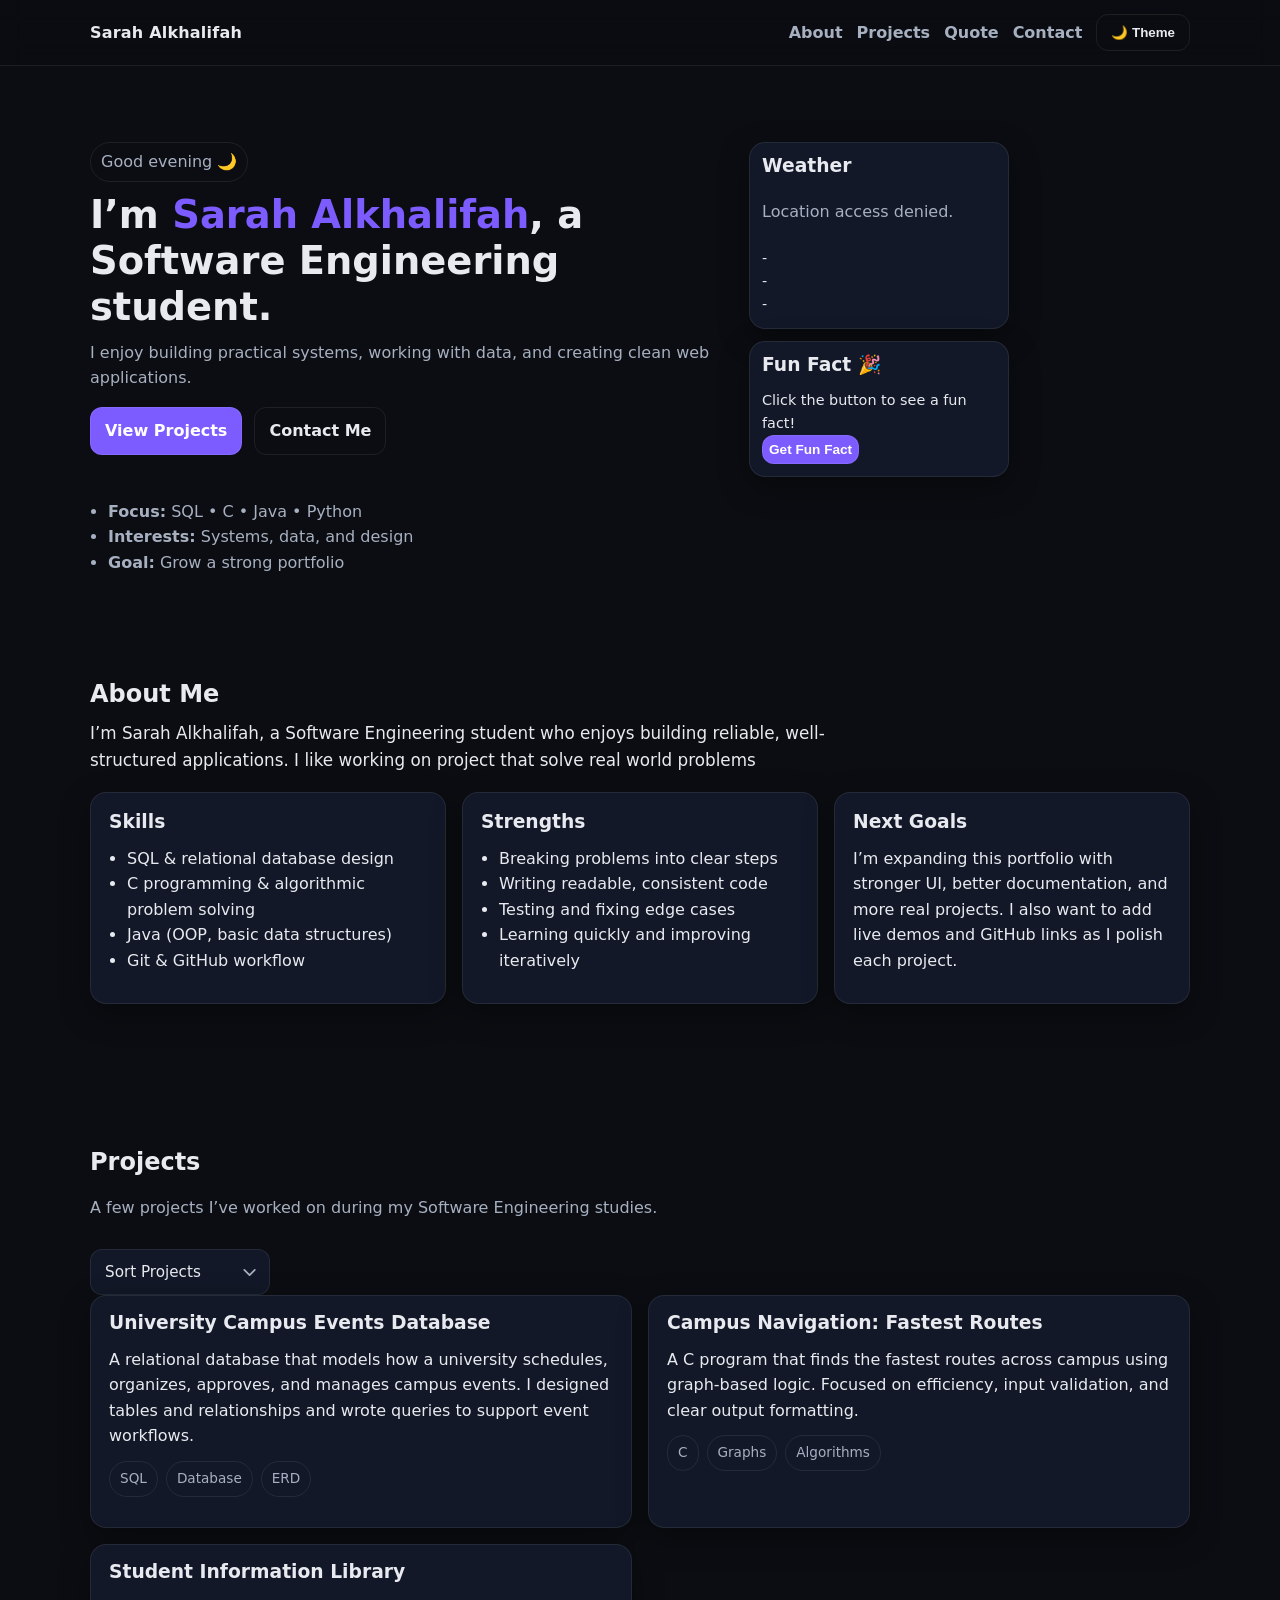
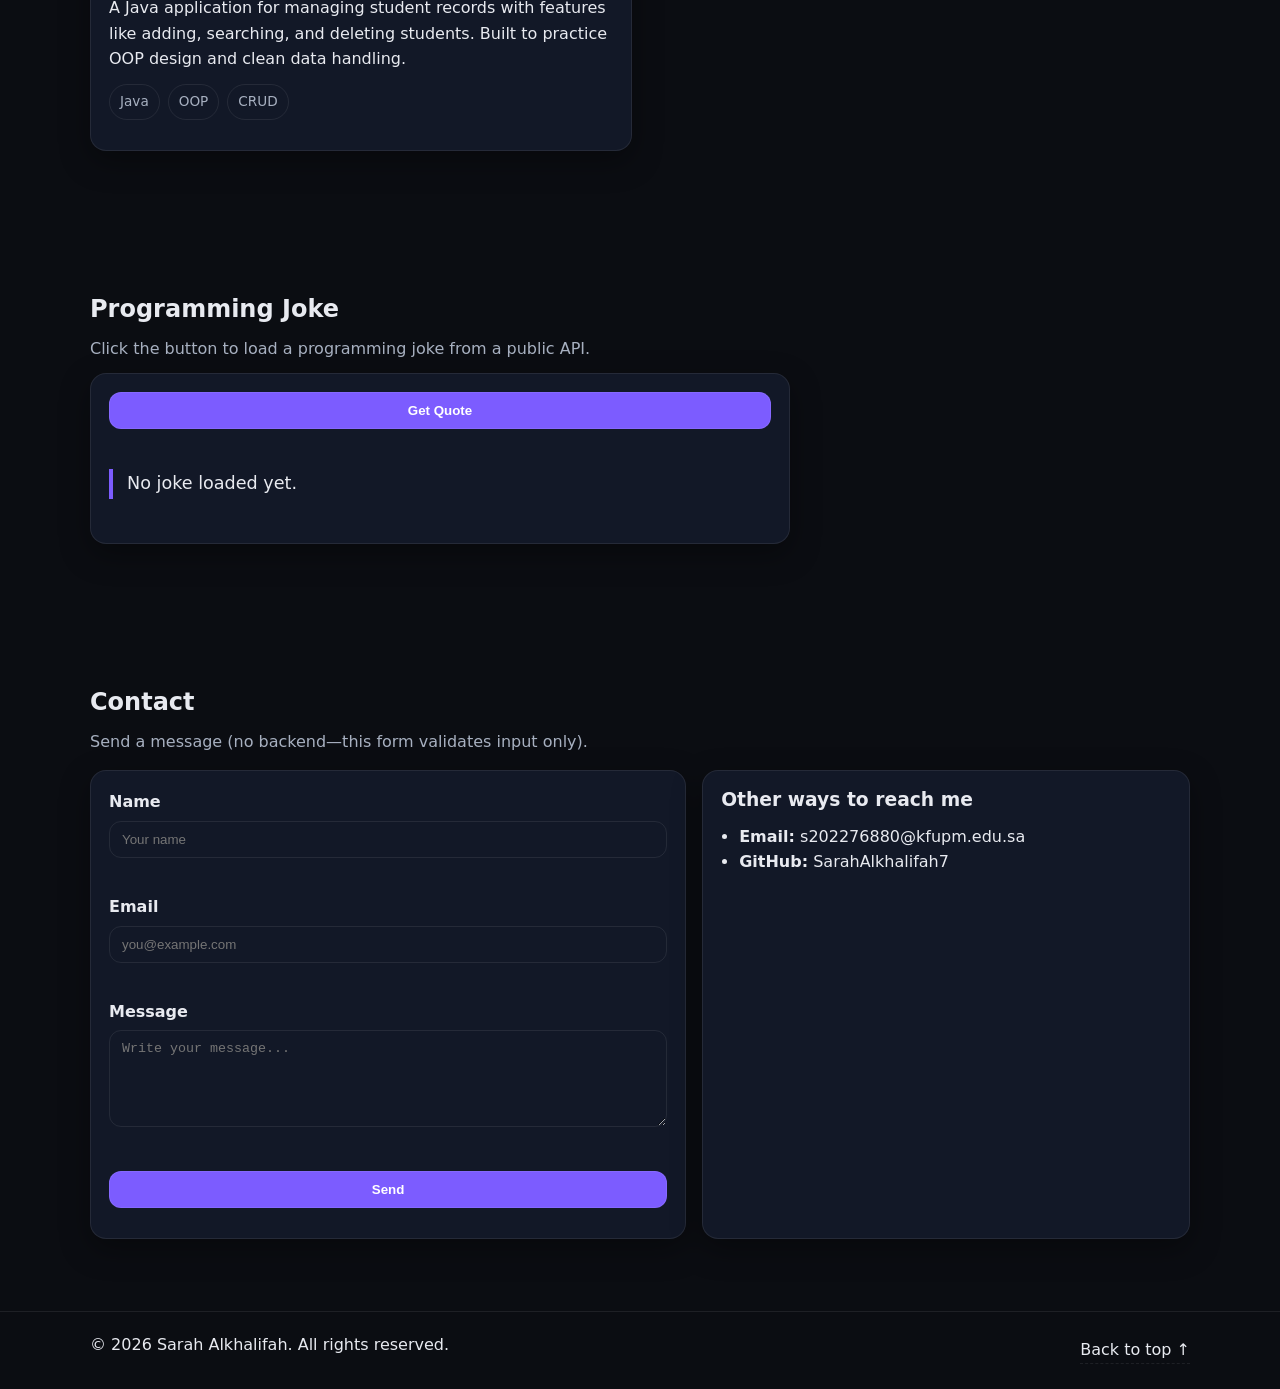
<file: index.html>
<!DOCTYPE html>
<html lang="en">
  <head>
    <meta charset="UTF-8" />
    <meta name="viewport" content="width=device-width, initial-scale=1.0" />
    <title>Sarah Alkhalifah | Portfolio</title>
    <meta name="description" content="Sarah Alkhalifah's personal portfolio website." />
    <link rel="stylesheet" href="css/styles.css" />
  </head>
  <body>
    <a class="skip-link" href="#main">Skip to content</a>

    <header class="site-header">
      <nav class="nav container" aria-label="Primary">
        <a class="brand" href="#home">Sarah Alkhalifah</a>

        <button class="nav__toggle" id="navToggle" aria-expanded="false" aria-controls="navLinks">
          <span class="sr-only">Toggle navigation</span>
          ☰
        </button>

        <div class="nav__links" id="navLinks">
          <a href="#about">About</a>
          <a href="#projects">Projects</a>
          <a href="#quote">Quote</a>
          <a href="#contact">Contact</a>
          <button class="btn btn--ghost" id="themeToggle" type="button" aria-pressed="false">
            🌙 Theme
          </button>
        </div>
      </nav>
    </header>

    <main id="main">
      <!-- HERO -->
      <section class="hero" id="home">
        <div class="container hero__grid">
          <div>
            <p class="badge" id="greeting">Hello!</p>
            <h1 class="hero__title">
              I’m <span class="accent">Sarah Alkhalifah</span>, a Software Engineering student.
            </h1>
            <p class="hero__subtitle">
              I enjoy building practical systems, working with data, and creating clean web applications.
            </p>
            <div class="hero__actions">
              <a class="btn" href="#projects">View Projects</a>
              <a class="btn btn--ghost" href="#contact">Contact Me</a>
            </div>
          </div>
          <div class="right-cards">
  <div class="card weather-card">
    <h3>Weather</h3>
    <p id="weatherStatus" class="muted">Loading...</p>

    <div class="weather-result">
      <p id="weatherCity">-</p>
      <p id="weatherTemp">-</p>
      <p id="weatherWind">-</p>
    </div>
  </div>

  <div class="card fun-card">
    <h3>Fun Fact 🎉</h3>
    <p id="factText">Click the button to see a fun fact!</p>
    <button class="btn" id="factBtn" type="button">Get Fun Fact</button>
  </div>
</div>
          

          <div class="hero__card">
            
            <ul class="hero__facts">
              <li><strong>Focus:</strong> SQL • C • Java • Python</li>
              <li><strong>Interests:</strong> Systems, data, and design</li>
              <li><strong>Goal:</strong> Grow a strong portfolio</li>
            </ul>
          </div>
          
        </div>
        
      </section>

      <!-- ABOUT -->
      <section class="section" id="about">
        <div class="container">
          <h2>About Me</h2>
          <p class="lead">
            I’m Sarah Alkhalifah, a Software Engineering student who enjoys building reliable, well-structured
            applications. I like working on project that solve real world problems 
          </p>

          <div class="about__grid">
            <div class="card">
              <h3>Skills</h3>
              <ul class="list">
                <li>SQL & relational database design</li>
                <li>C programming & algorithmic problem solving</li>
                <li>Java (OOP, basic data structures)</li>
                <li>Git & GitHub workflow</li>
              </ul>
            </div>

            <div class="card">
              <h3>Strengths</h3>
              <ul class="list">
                <li>Breaking problems into clear steps</li>
                <li>Writing readable, consistent code</li>
                <li>Testing and fixing edge cases</li>
                <li>Learning quickly and improving iteratively</li>
              </ul>
            </div>

            <div class="card">
              <h3>Next Goals</h3>
              <p>
                I’m expanding this portfolio with stronger UI, better documentation, and more real projects. I also want
                to add live demos and GitHub links as I polish each project.
              </p>
            </div>
          </div>
        </div>
      </section>
      
      <!-- PROJECTS -->
      

      <section class="section" id="projects">
        <div class="container">
          <div class="section__header">
            
            <h2>Projects</h2>
            <p class="muted">A few projects I’ve worked on during my Software Engineering studies.</p>
            
          </div>
          <select id="sortProjects" class="sort-select">
            <option value="default">Sort Projects</option>
            <option value="az">A–Z</option>
            <option value="sql">SQL First</option>
            <option value="c">C First</option>
            <option value="java">Java First</option>
          </select>
          <div class="projects__grid">
            <article class="card project" data-language="sql">
              
              <div class="project__body">
                <h3>University Campus Events Database</h3>
                <p>
                  A relational database that models how a university schedules, organizes, approves, and manages campus
                  events. I designed tables and relationships and wrote queries to support event workflows.
                </p>
                <div class="project__tags">
                  <span class="tag">SQL</span>
                  <span class="tag">Database</span>
                  <span class="tag">ERD</span>
                </div>
                
              </div>
            </article>

            <article class="card project" data-language="c">
              
              <div class="project__body">
                <h3>Campus Navigation: Fastest Routes</h3>
                <p>
                  A C program that finds the fastest routes across campus using graph-based logic. Focused on efficiency,
                  input validation, and clear output formatting.
                </p>
                <div class="project__tags">
                  <span class="tag">C</span>
                  <span class="tag">Graphs</span>
                  <span class="tag">Algorithms</span>
                </div>
                
              </div>
            </article>

            <article class="card project" data-language="java">
              
              <div class="project__body">
                <h3>Student Information Library</h3>
                <p>
                  A Java application for managing student records with features like adding, searching, and deleting
                  students. Built to practice OOP design and clean data handling.
                </p>
                <div class="project__tags">
                  <span class="tag">Java</span>
                  <span class="tag">OOP</span>
                  <span class="tag">CRUD</span>
                </div>
               
              </div>
            </article>
          </div>
        </div>
      </section>

      <!-- API SECTION -->
<section class="section" id="quote">
  <div class="container">
    <h2>Programming Joke</h2>
    <p class="muted">Click the button to load a programming joke from a public API.</p>

    <div class="card quote-box">
      <button id="loadQuoteBtn" class="btn">Get Quote</button>
      <p id="quoteStatus" class="muted"></p>
      <blockquote id="quoteText">No joke loaded yet.</blockquote>
      <p id="quoteAuthor" class="muted"></p>
    </div>
  </div>
</section> 

      <!-- CONTACT -->
      <section class="section" id="contact">
        <div class="container">
          <h2>Contact</h2>
          <p class="muted">Send a message (no backend—this form validates input only).</p>

          <div class="contact__grid">
            <form class="card form" id="contactForm" novalidate>
              <div class="field">
                <label for="name">Name</label>
                <input id="name" name="name" type="text" placeholder="Your name" required minlength="2" />
                <small class="error" id="nameError"></small>
              </div>

              <div class="field">
                <label for="email">Email</label>
                <input id="email" name="email" type="email" placeholder="you@example.com" required />
                <small class="error" id="emailError"></small>
              </div>

              <div class="field">
                <label for="message">Message</label>
                <textarea
                  id="message"
                  name="message"
                  rows="5"
                  placeholder="Write your message..."
                  required
                  minlength="10"
                ></textarea>
                <small class="error" id="messageError"></small>
              </div>

              <button class="btn" type="submit">Send</button>
              <p class="form__status" id="formStatus" role="status" aria-live="polite"></p>
            </form>

            <div class="card">
              <h3>Other ways to reach me</h3>
              <ul class="list">
                <li><strong>Email:</strong> s202276880@kfupm.edu.sa</li>
                <li><strong>GitHub:</strong> SarahAlkhalifah7</li>
                
              </ul>
              
            </div>
          </div>
        </div>
      </section>
    </main>

    <footer class="site-footer">
      <div class="container footer__row">
        <p>© <span id="year"></span> Sarah Alkhalifah. All rights reserved.</p>
        <a class="link" href="#home">Back to top ↑</a>
      </div>
    </footer>

    <script src="js/script.js"></script>
    
  </body>
</html>
</file>
<file: css/styles.css>
/* ========== CSS RESET (simple) ========== */
*,
*::before,
*::after {
  box-sizing: border-box;
}

html {
  scroll-behavior: smooth; /* smooth scrolling fallback */
}

body {
  margin: 0;
  font-family: system-ui, -apple-system, Segoe UI, Roboto, Arial, sans-serif;
  line-height: 1.6;
}

img {
  max-width: 100%;
  display: block;
}

/* ========== THEME TOKENS ========== */
:root {
  --bg: #0b0d12;
  --surface: #121827;
  --text: #e8eaf0;
  --muted: #a7b0c0;
  --accent: #7c5cff;
  --border: rgba(255, 255, 255, 0.08);
  --shadow: 0 10px 30px rgba(0, 0, 0, 0.35);
}

body[data-theme="light"] {
  --bg: #f7f8fb;
  --surface: #ffffff;
  --text: #101321;
  --muted: #5d667a;
  --accent: #5b4bff;
  --border: rgba(16, 19, 33, 0.12);
  --shadow: 0 10px 30px rgba(16, 19, 33, 0.08);
}

body {
  background: var(--bg);
  color: var(--text);
}

/* ========== UTILITIES ========== */
.container {
  width: min(1100px, 92%);
  margin: 0 auto;
}

.section {
  padding: 72px 0;
}

h1,
h2,
h3 {
  line-height: 1.2;
  margin: 0 0 12px;
}

p {
  margin: 0 0 12px;
}

.lead {
  font-size: 1.05rem;
  color: var(--text);
  max-width: 70ch;
}

.muted {
  color: var(--muted);
}

.accent {
  color: var(--accent);
}

.card {
  background: var(--surface);
  border: 1px solid var(--border);
  border-radius: 16px;
  box-shadow: var(--shadow);
  padding: 18px;
}

.list {
  margin: 10px 0 0;
  padding-left: 18px;
}

.tag {
  display: inline-block;
  padding: 6px 10px;
  border-radius: 999px;
  border: 1px solid var(--border);
  color: var(--muted);
  font-size: 0.85rem;
}

.link {
  color: var(--text);
  text-decoration: none;
  border-bottom: 1px dashed var(--border);
}

.link:hover {
  border-bottom-color: var(--accent);
}

.disabled {
  opacity: 0.6;
  pointer-events: none;
}

.btn {
  display: inline-flex;
  align-items: center;
  justify-content: center;
  gap: 8px;
  padding: 10px 14px;
  border-radius: 12px;
  border: 1px solid var(--border);
  background: var(--accent);
  color: white;
  font-weight: 600;
  text-decoration: none;
  cursor: pointer;
}

.btn--ghost {
  background: transparent;
  color: var(--text);
}

.badge {
  display: inline-block;
  padding: 6px 10px;
  border-radius: 999px;
  border: 1px solid var(--border);
  color: var(--muted);
  margin-bottom: 10px;
}

/* accessibility helpers */
.sr-only {
  position: absolute;
  width: 1px;
  height: 1px;
  margin: -1px;
  padding: 0;
  overflow: hidden;
  clip: rect(0, 0, 0, 0);
  border: 0;
}

.skip-link {
  position: absolute;
  left: -999px;
  top: 10px;
  background: var(--surface);
  color: var(--text);
  padding: 10px 12px;
  border-radius: 12px;
  border: 1px solid var(--border);
  z-index: 999;
}

.skip-link:focus {
  left: 10px;
}

/* ========== HEADER / NAV ========== */
.site-header {
  position: sticky;
  top: 0;
  z-index: 50;
  background: rgba(11, 13, 18, 0.6);
  backdrop-filter: blur(12px);
  border-bottom: 1px solid var(--border);
}

body[data-theme="light"] .site-header {
  background: rgba(247, 248, 251, 0.75);
}

.nav {
  display: flex;
  align-items: center;
  justify-content: space-between;
  padding: 14px 0;
  gap: 12px;
}

.brand {
  font-weight: 800;
  letter-spacing: 0.2px;
  color: var(--text);
  text-decoration: none;
}

.nav__links {
  display: flex;
  align-items: center;
  gap: 14px;
}

.nav__links a {
  color: var(--muted);
  text-decoration: none;
  font-weight: 600;
}

.nav__links a:hover {
  color: var(--text);
}

.nav__toggle {
  display: none;
  border: 1px solid var(--border);
  background: transparent;
  color: var(--text);
  padding: 8px 10px;
  border-radius: 12px;
  cursor: pointer;
}

/* ========== HERO ========== */
.hero {
  padding: 76px 0 32px;
}

.hero__grid {
  display: grid;
  grid-template-columns: 1.3fr 0.9fr;
  gap: 22px;
  align-items: start;
}

.hero__title {
  font-size: clamp(1.9rem, 3vw, 3rem);
  margin-bottom: 10px;
}

.hero__subtitle {
  color: var(--muted);
  max-width: 70ch;
}

.hero__actions {
  display: flex;
  gap: 12px;
  margin-top: 16px;
  flex-wrap: wrap;
}

.hero__card {
  display: grid;
  gap: 14px;
}

.hero__image {
  border-radius: 16px;
  border: 1px solid var(--border);
}

.hero__facts {
  margin: 0;
  padding-left: 18px;
  color: var(--muted);
}

/* ========== ABOUT ========== */
.about__grid {
  margin-top: 18px;
  display: grid;
  gap: 16px;
  grid-template-columns: repeat(3, 1fr);
}

/* ========== PROJECTS ========== */
.section__header {
  display: grid;
  gap: 6px;
  margin-bottom: 16px;
}

.projects__grid {
  display: grid;
  grid-template-columns: repeat(2, 1fr);
  gap: 16px;
}

.project {
  overflow: hidden;
  padding: 0;
}

.project__image {
  width: 100%;
  height: 220px;
  object-fit: cover;
  border-bottom: 1px solid var(--border);
}

.project__body {
  padding: 16px 18px 18px;
}

.project__tags {
  display: flex;
  gap: 8px;
  flex-wrap: wrap;
  margin: 10px 0 12px;
}

.project__links {
  display: flex;
  gap: 12px;
}

/* ========== CONTACT ========== */
.contact__grid {
  display: grid;
  grid-template-columns: 1.1fr 0.9fr;
  gap: 16px;
  margin-top: 16px;
}

.form {
  display: grid;
  gap: 12px;
}

.field label {
  display: block;
  font-weight: 700;
  margin-bottom: 6px;
}

.field input,
.field textarea {
  width: 100%;
  padding: 10px 12px;
  border-radius: 12px;
  border: 1px solid var(--border);
  background: transparent;
  color: var(--text);
  outline: none;
}

.field input:focus,
.field textarea:focus {
  border-color: var(--accent);
}

.error {
  display: block;
  min-height: 18px;
  color: #ff6b6b;
  margin-top: 6px;
}

.form__status {
  margin: 0;
  color: var(--muted);
}

/* ========== FOOTER ========== */
.site-footer {
  border-top: 1px solid var(--border);
  padding: 20px 0;
}

.footer__row {
  display: flex;
  justify-content: space-between;
  align-items: center;
  gap: 12px;
  flex-wrap: wrap;
}

/* ========== RESPONSIVE ========== */
@media (max-width: 900px) {
  .hero__grid {
    grid-template-columns: 1fr;
  }

  .about__grid {
    grid-template-columns: 1fr;
  }

  .projects__grid {
    grid-template-columns: 1fr;
  }

  .contact__grid {
    grid-template-columns: 1fr;
  }

  .nav__toggle {
    display: inline-flex;
  }

  .nav__links {
    position: absolute;
    right: 4%;
    top: 62px;
    background: var(--surface);
    border: 1px solid var(--border);
    border-radius: 16px;
    padding: 10px;
    box-shadow: var(--shadow);
    display: none;
    flex-direction: column;
    align-items: stretch;
    min-width: 200px;
  }

  .nav__links.is-open {
    display: flex;
  }

  .nav__links a,
  .nav__links button {
    width: 100%;
    justify-content: center;
  }
}

.quote-box {
  display: grid;
  gap: 14px;
  max-width: 700px;
}

#quoteText {
  font-size: 1.1rem;
  line-height: 1.7;
  margin: 0;
  padding-left: 14px;
  border-left: 4px solid var(--accent);
}

#quoteAuthor {
  font-style: italic;
}
/* Hover effect for project cards */
.project {
  transition: transform 0.3s ease, box-shadow 0.3s ease;
}

.project:hover {
  transform: translateY(-6px);
}

/* Button hover */
.btn {
  transition: transform 0.2s ease, opacity 0.2s ease;
}

.btn:hover {
  transform: scale(1.05);
  opacity: 0.9;
}

.section {
  opacity: 0;
  transform: translateY(20px);
  animation: fadeIn 0.6s ease forwards;
}

@keyframes fadeIn {
  to {
    opacity: 1;
    transform: translateY(0);
  }
}
/* ========== WEATHER ========== */
.weather-card {
  max-width: 260px;
  padding: 14px;
  display: grid;
  gap: 10px;
}

.weather-input {
  padding: 6px 8px;
  border-radius: 8px;
  border: 1px solid var(--border);
  background: transparent;
  color: var(--text);
}

.weather-card .btn {
  padding: 6px;
  font-size: 0.9rem;
}

.weather-result p {
  margin: 0;
  font-size: 0.9rem;
}

/* ========== SORT ========== */

.sort-select {
  appearance: none;
  -webkit-appearance: none;
  -moz-appearance: none;

  background-color: var(--surface);
  color: var(--text);
  border: 1px solid var(--border);
  border-radius: 12px;

  padding: 10px 40px 10px 14px;
  font: inherit;
  font-size: 0.95rem;
  cursor: pointer;
  outline: none;
  min-width: 180px;

  background-image: url("data:image/svg+xml,%3Csvg xmlns='http://www.w3.org/2000/svg' width='16' height='16' fill='none' viewBox='0 0 16 16'%3E%3Cpath d='M1.5 5.5l6 6 6-6' stroke='%23a7b0c0' stroke-width='2' stroke-linecap='round' stroke-linejoin='round'/%3E%3C/svg%3E");
  background-repeat: no-repeat;
  background-position: right 12px center;
  background-size: 14px;
}

.sort-select:hover {
  border-color: var(--accent);
}

.sort-select:focus {
  border-color: var(--accent);
  box-shadow: 0 0 0 3px rgba(124, 92, 255, 0.15);
}

.right-cards {
  display: flex;
  flex-direction: column;
  gap: 12px;
}

.weather-card,
.fun-card {
  max-width: 260px;
  padding: 12px;
}

.fun-card p {
  font-size: 0.9rem;
  margin: 0;
}

.fun-card .btn {
  padding: 6px;
  font-size: 0.85rem;
}
</file>
